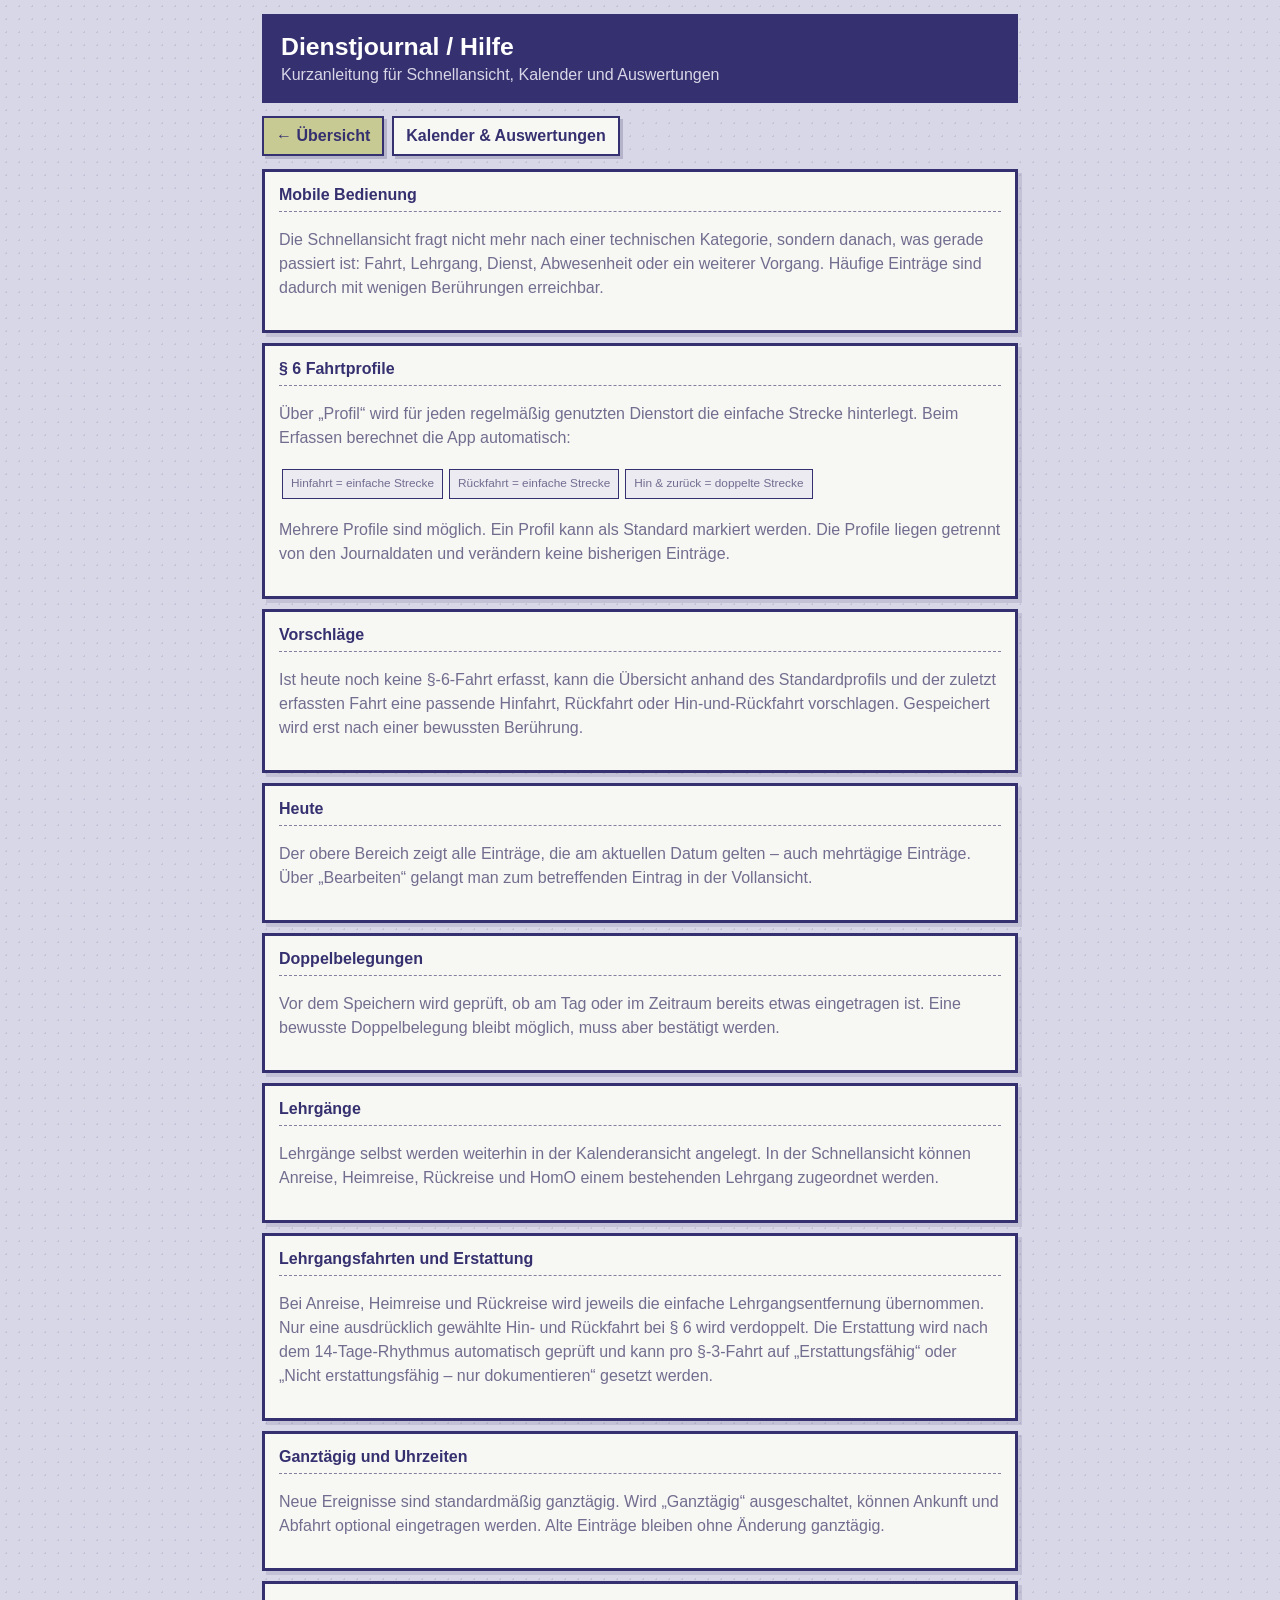
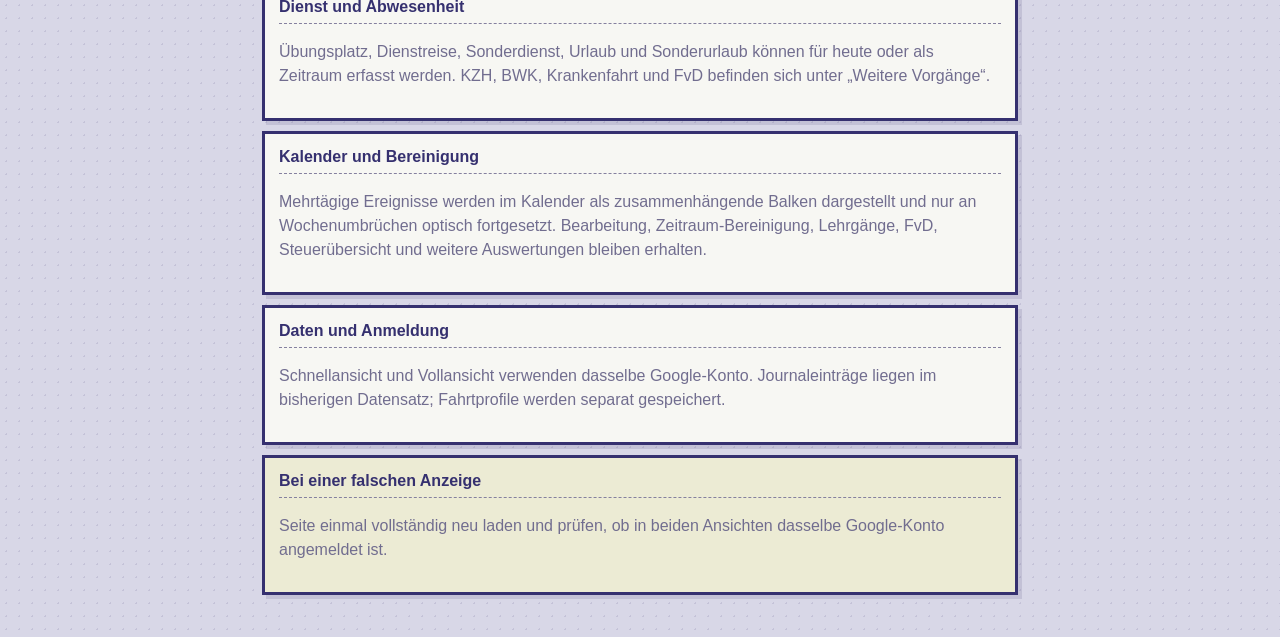
<file: help.html>
<!doctype html><html lang="de"><head><meta charset="utf-8"><meta name="viewport" content="width=device-width,initial-scale=1,viewport-fit=cover"><meta name="theme-color" content="#35306f"><title>Hilfe – Dienstjournal</title><style>:root{--bg:#d8d7e7;--paper:#f7f7f3;--ink:#35306f;--muted:#716d8f;--accent:#c7ca92}*{box-sizing:border-box}body{margin:0;background-color:var(--bg);background-image:radial-gradient(#77729b33 1px,transparent 1px);background-size:13px 13px;color:var(--ink);font-family:Inter,-apple-system,BlinkMacSystemFont,"Segoe UI",sans-serif}.app{max-width:780px;margin:auto;padding:14px 12px 42px}.head{background:var(--ink);color:#fff;border:3px solid var(--ink);padding:16px;margin-bottom:13px}.head h1{margin:0;font-size:1.55rem}.head p{margin:5px 0 0;color:#d8d6e7}.nav{display:flex;gap:8px;flex-wrap:wrap;margin-bottom:13px}.nav a{color:var(--ink);background:var(--paper);border:2px solid var(--ink);padding:9px 12px;text-decoration:none;font-weight:800;box-shadow:3px 3px 0 #6f699055}.nav a.primary{background:var(--accent)}.card{background:var(--paper);border:3px solid var(--ink);padding:14px;margin-top:10px;box-shadow:4px 4px 0 #6f699033}.card h2{margin:0 0 8px;font-size:1rem;padding-bottom:7px;border-bottom:1px dashed #85809f}.card p,.card li{color:var(--muted);line-height:1.5}.tag{display:inline-block;background:#ecebf2;border:1px solid var(--ink);padding:5px 8px;font-size:.74rem;margin:3px}.note{background:#ecebd4}@media(max-width:520px){.nav a{flex:1;text-align:center}.card{box-shadow:2px 2px 0 #6f699033}}</style></head><body><main class="app"><header class="head"><h1>Dienstjournal / Hilfe</h1><p>Kurzanleitung für Schnellansicht, Kalender und Auswertungen</p></header><nav class="nav"><a class="primary" href="mobile.html">← Übersicht</a><a href="calendar.html">Kalender & Auswertungen</a></nav><section class="card"><h2>Mobile Bedienung</h2><p>Die Schnellansicht fragt nicht mehr nach einer technischen Kategorie, sondern danach, was gerade passiert ist: Fahrt, Lehrgang, Dienst, Abwesenheit oder ein weiterer Vorgang. Häufige Einträge sind dadurch mit wenigen Berührungen erreichbar.</p></section><section class="card"><h2>§ 6 Fahrtprofile</h2><p>Über „Profil“ wird für jeden regelmäßig genutzten Dienstort die einfache Strecke hinterlegt. Beim Erfassen berechnet die App automatisch:</p><p><span class="tag">Hinfahrt = einfache Strecke</span><span class="tag">Rückfahrt = einfache Strecke</span><span class="tag">Hin & zurück = doppelte Strecke</span></p><p>Mehrere Profile sind möglich. Ein Profil kann als Standard markiert werden. Die Profile liegen getrennt von den Journaldaten und verändern keine bisherigen Einträge.</p></section><section class="card"><h2>Vorschläge</h2><p>Ist heute noch keine §-6-Fahrt erfasst, kann die Übersicht anhand des Standardprofils und der zuletzt erfassten Fahrt eine passende Hinfahrt, Rückfahrt oder Hin-und-Rückfahrt vorschlagen. Gespeichert wird erst nach einer bewussten Berührung.</p></section><section class="card"><h2>Heute</h2><p>Der obere Bereich zeigt alle Einträge, die am aktuellen Datum gelten – auch mehrtägige Einträge. Über „Bearbeiten“ gelangt man zum betreffenden Eintrag in der Vollansicht.</p></section><section class="card"><h2>Doppelbelegungen</h2><p>Vor dem Speichern wird geprüft, ob am Tag oder im Zeitraum bereits etwas eingetragen ist. Eine bewusste Doppelbelegung bleibt möglich, muss aber bestätigt werden.</p></section><section class="card"><h2>Lehrgänge</h2><p>Lehrgänge selbst werden weiterhin in der Kalenderansicht angelegt. In der Schnellansicht können Anreise, Heimreise, Rückreise und HomO einem bestehenden Lehrgang zugeordnet werden.</p></section><section class="card"><h2>Lehrgangsfahrten und Erstattung</h2><p>Bei Anreise, Heimreise und Rückreise wird jeweils die einfache Lehrgangsentfernung übernommen. Nur eine ausdrücklich gewählte Hin- und Rückfahrt bei § 6 wird verdoppelt. Die Erstattung wird nach dem 14-Tage-Rhythmus automatisch geprüft und kann pro §-3-Fahrt auf „Erstattungsfähig“ oder „Nicht erstattungsfähig – nur dokumentieren“ gesetzt werden.</p></section><section class="card"><h2>Ganztägig und Uhrzeiten</h2><p>Neue Ereignisse sind standardmäßig ganztägig. Wird „Ganztägig“ ausgeschaltet, können Ankunft und Abfahrt optional eingetragen werden. Alte Einträge bleiben ohne Änderung ganztägig.</p></section><section class="card"><h2>Dienst und Abwesenheit</h2><p>Übungsplatz, Dienstreise, Sonderdienst, Urlaub und Sonderurlaub können für heute oder als Zeitraum erfasst werden. KZH, BWK, Krankenfahrt und FvD befinden sich unter „Weitere Vorgänge“.</p></section><section class="card"><h2>Kalender und Bereinigung</h2><p>Mehrtägige Ereignisse werden im Kalender als zusammenhängende Balken dargestellt und nur an Wochenumbrüchen optisch fortgesetzt. Bearbeitung, Zeitraum-Bereinigung, Lehrgänge, FvD, Steuerübersicht und weitere Auswertungen bleiben erhalten.</p></section><section class="card"><h2>Daten und Anmeldung</h2><p>Schnellansicht und Vollansicht verwenden dasselbe Google-Konto. Journaleinträge liegen im bisherigen Datensatz; Fahrtprofile werden separat gespeichert.</p></section><section class="card note"><h2>Bei einer falschen Anzeige</h2><p>Seite einmal vollständig neu laden und prüfen, ob in beiden Ansichten dasselbe Google-Konto angemeldet ist.</p></section></main></body></html>
</file>
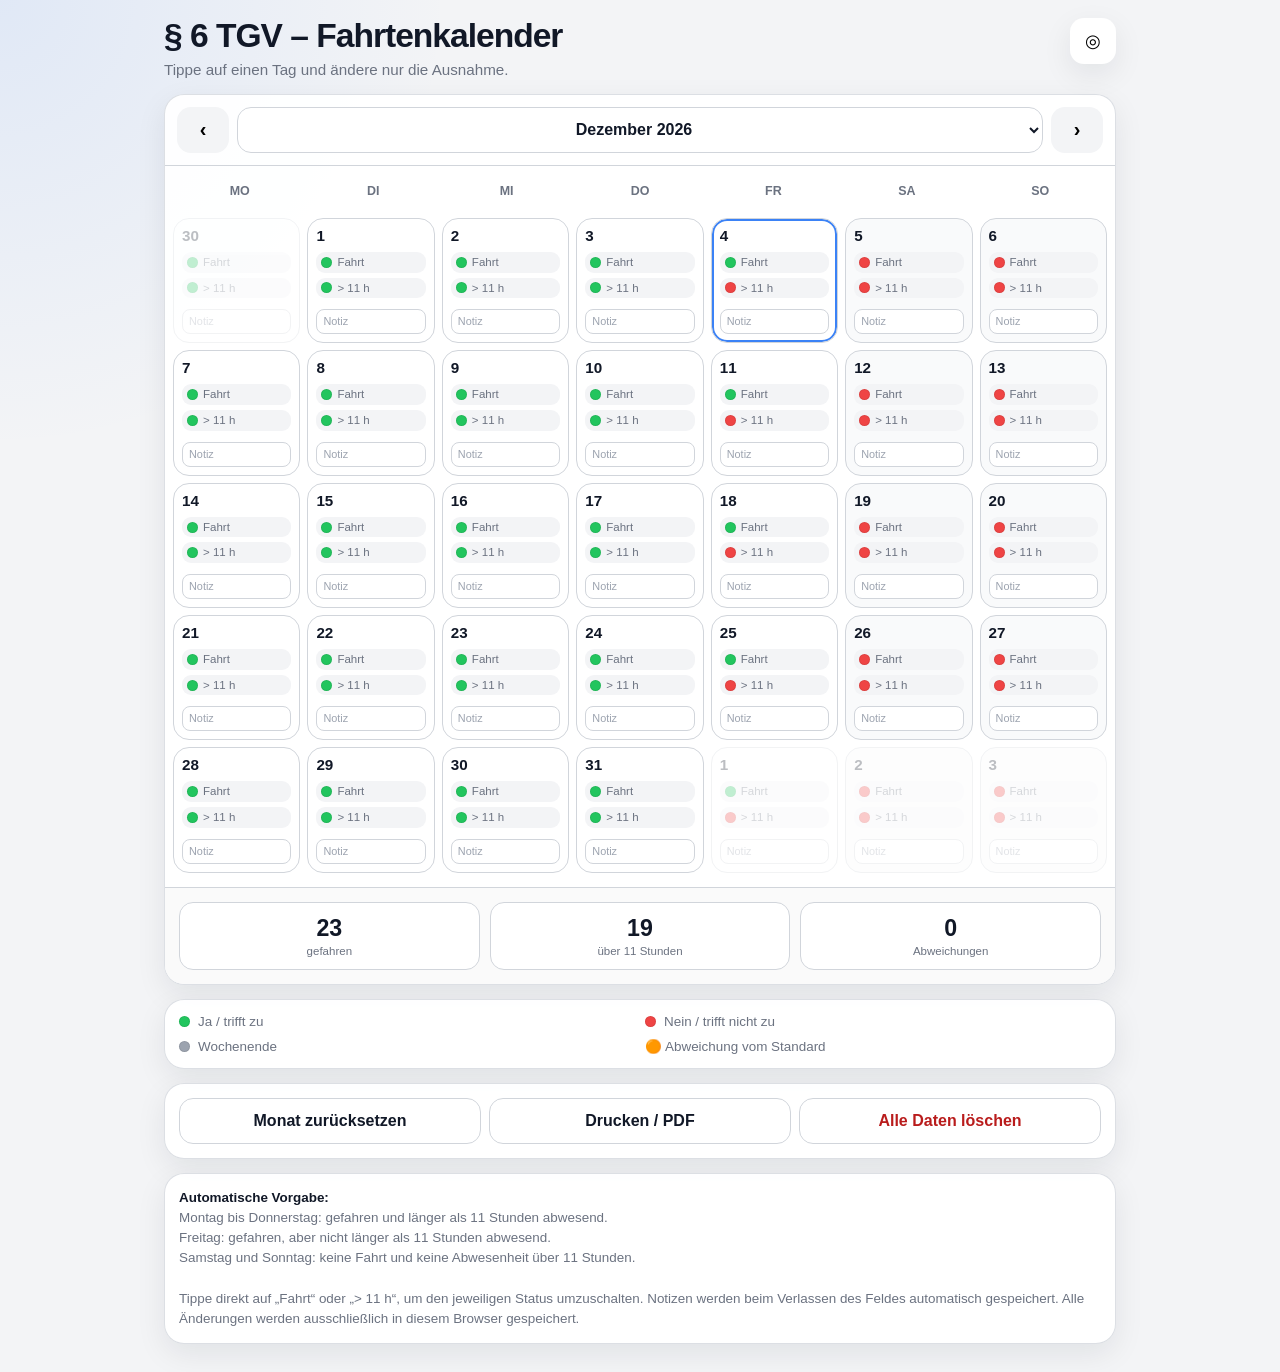
<file: index(2).html>
<!DOCTYPE html>
<html lang="de">
<head>
  <meta charset="UTF-8" />
  <meta name="viewport" content="width=device-width, initial-scale=1, viewport-fit=cover" />
  <meta name="theme-color" content="#111827" />
  <meta name="apple-mobile-web-app-capable" content="yes" />
  <meta name="apple-mobile-web-app-status-bar-style" content="black-translucent" />
  <meta name="apple-mobile-web-app-title" content="§ 6 TGV" />
  <title>§ 6 TGV – Fahrtenkalender</title>

  <style>
    :root {
      --bg: #f3f4f6;
      --card: #ffffff;
      --text: #111827;
      --muted: #6b7280;
      --border: #d1d5db;
      --primary: #111827;
      --green: #22c55e;
      --green-dark: #15803d;
      --red: #ef4444;
      --red-dark: #b91c1c;
      --amber: #f59e0b;
      --gray: #9ca3af;
      --blue: #3b82f6;
      --shadow: 0 10px 30px rgba(17,24,39,.08);
      --radius: 20px;
    }

    * {
      box-sizing: border-box;
      -webkit-tap-highlight-color: transparent;
    }

    html {
      background: var(--bg);
    }

    body {
      margin: 0;
      min-height: 100vh;
      font-family: -apple-system, BlinkMacSystemFont, "Segoe UI", Roboto, Helvetica, Arial, sans-serif;
      color: var(--text);
      background:
        radial-gradient(circle at top left, rgba(59,130,246,.10), transparent 28rem),
        var(--bg);
    }

    button, select {
      font: inherit;
    }

    .app {
      width: min(100%, 980px);
      margin: 0 auto;
      padding:
        max(18px, env(safe-area-inset-top))
        14px
        max(28px, env(safe-area-inset-bottom));
    }

    .header {
      display: flex;
      align-items: flex-start;
      justify-content: space-between;
      gap: 14px;
      margin-bottom: 16px;
    }

    .title-wrap h1 {
      margin: 0;
      font-size: clamp(1.45rem, 4vw, 2.1rem);
      line-height: 1.1;
      letter-spacing: -.03em;
    }

    .title-wrap p {
      margin: 6px 0 0;
      color: var(--muted);
      font-size: .95rem;
    }

    .icon-button {
      border: 0;
      border-radius: 14px;
      background: var(--card);
      box-shadow: var(--shadow);
      width: 46px;
      height: 46px;
      cursor: pointer;
      font-size: 1.15rem;
    }

    .panel {
      background: rgba(255,255,255,.94);
      border: 1px solid rgba(209,213,219,.75);
      border-radius: var(--radius);
      box-shadow: var(--shadow);
      overflow: hidden;
    }

    .toolbar {
      display: grid;
      grid-template-columns: 52px 1fr 52px;
      align-items: center;
      gap: 8px;
      padding: 12px;
      border-bottom: 1px solid var(--border);
    }

    .nav-button {
      border: 0;
      background: #f3f4f6;
      border-radius: 14px;
      height: 46px;
      cursor: pointer;
      font-size: 1.25rem;
      font-weight: 700;
    }

    .month-select {
      width: 100%;
      height: 46px;
      border: 1px solid var(--border);
      border-radius: 14px;
      padding: 0 14px;
      background: white;
      color: var(--text);
      font-weight: 700;
      text-align: center;
    }

    .weekdays,
    .calendar {
      display: grid;
      grid-template-columns: repeat(7, minmax(0, 1fr));
    }

    .weekdays {
      padding: 10px 8px 4px;
      color: var(--muted);
      font-size: .78rem;
      font-weight: 700;
      text-align: center;
      text-transform: uppercase;
    }

    .weekday {
      padding: 8px 0;
    }

    .calendar {
      gap: 7px;
      padding: 8px 8px 14px;
    }

    .day {
      position: relative;
      min-height: 92px;
      border: 1px solid var(--border);
      border-radius: 16px;
      background: white;
      padding: 8px;
      display: flex;
      flex-direction: column;
      justify-content: space-between;
      cursor: pointer;
      user-select: none;
      transition: transform .12s ease, border-color .12s ease, box-shadow .12s ease;
    }

    .day:active {
      transform: scale(.97);
    }

    .day.other-month {
      opacity: .28;
      pointer-events: none;
    }

    .day.today {
      box-shadow: inset 0 0 0 2px var(--blue);
    }

    .date-number {
      font-weight: 800;
      font-size: .95rem;
    }

    .day-state {
      display: grid;
      gap: 5px;
      margin-top: 8px;
    }

    .state-line {
      display: flex;
      align-items: center;
      gap: 5px;
      width: 100%;
      border: 0;
      padding: 4px 5px;
      border-radius: 9px;
      background: #f3f4f6;
      font-size: .72rem;
      line-height: 1.1;
      color: var(--muted);
      cursor: pointer;
      text-align: left;
    }

    .state-line:active {
      transform: scale(.97);
    }

    .note-input {
      width: 100%;
      min-width: 0;
      margin-top: 6px;
      border: 1px solid var(--border);
      border-radius: 8px;
      padding: 5px 6px;
      background: #fff;
      color: var(--text);
      font-size: .68rem;
      line-height: 1.2;
    }

    .note-input::placeholder {
      color: #9ca3af;
    }

    .note-input:focus {
      outline: 2px solid rgba(59,130,246,.28);
      border-color: var(--blue);
    }

    .dot {
      width: 11px;
      height: 11px;
      border-radius: 999px;
      flex: 0 0 auto;
      background: var(--gray);
      box-shadow: inset 0 0 0 1px rgba(0,0,0,.08);
    }

    .dot.yes {
      background: var(--green);
    }

    .dot.no {
      background: var(--red);
    }

    .dot.na {
      background: var(--gray);
    }

    .day.weekend {
      background: #f9fafb;
    }

    .day.exception {
      border-color: var(--amber);
      box-shadow: inset 0 0 0 1px var(--amber);
    }

    .summary {
      display: grid;
      grid-template-columns: repeat(3, 1fr);
      gap: 10px;
      padding: 14px;
      border-top: 1px solid var(--border);
      background: #fafafa;
    }

    .stat {
      background: white;
      border: 1px solid var(--border);
      border-radius: 14px;
      padding: 12px;
      text-align: center;
    }

    .stat strong {
      display: block;
      font-size: 1.45rem;
    }

    .stat span {
      display: block;
      margin-top: 3px;
      color: var(--muted);
      font-size: .72rem;
    }

    .legend,
    .actions,
    .help {
      margin-top: 14px;
      padding: 14px;
    }

    .legend-grid {
      display: grid;
      grid-template-columns: repeat(2, minmax(0, 1fr));
      gap: 10px;
    }

    .legend-item {
      display: flex;
      align-items: center;
      gap: 8px;
      color: var(--muted);
      font-size: .84rem;
    }

    .actions-grid {
      display: grid;
      grid-template-columns: repeat(3, 1fr);
      gap: 8px;
    }

    .action-button {
      border: 1px solid var(--border);
      border-radius: 14px;
      min-height: 46px;
      padding: 10px;
      background: white;
      color: var(--text);
      cursor: pointer;
      font-weight: 700;
    }

    .action-button.danger {
      color: var(--red-dark);
    }

    .help {
      color: var(--muted);
      font-size: .84rem;
      line-height: 1.5;
    }

    .help strong {
      color: var(--text);
    }

    dialog {
      width: min(calc(100% - 28px), 440px);
      border: 0;
      border-radius: 22px;
      padding: 0;
      box-shadow: 0 24px 80px rgba(0,0,0,.28);
    }

    dialog::backdrop {
      background: rgba(17,24,39,.55);
      backdrop-filter: blur(5px);
    }

    .dialog-content {
      padding: 18px;
    }

    .dialog-content h2 {
      margin: 0 0 4px;
      font-size: 1.25rem;
    }

    .dialog-subtitle {
      margin: 0 0 16px;
      color: var(--muted);
      font-size: .9rem;
    }

    .switch-row {
      display: flex;
      align-items: center;
      justify-content: space-between;
      gap: 16px;
      padding: 14px 0;
      border-top: 1px solid var(--border);
    }

    .switch-row:first-of-type {
      border-top: 0;
    }

    .switch-label strong {
      display: block;
      margin-bottom: 3px;
    }

    .switch-label span {
      color: var(--muted);
      font-size: .8rem;
    }

    .switch {
      position: relative;
      width: 58px;
      height: 34px;
      flex: 0 0 auto;
    }

    .switch input {
      opacity: 0;
      width: 0;
      height: 0;
    }

    .slider {
      position: absolute;
      inset: 0;
      border-radius: 999px;
      background: var(--red);
      cursor: pointer;
      transition: .2s;
    }

    .slider::before {
      content: "";
      position: absolute;
      width: 28px;
      height: 28px;
      left: 3px;
      top: 3px;
      border-radius: 50%;
      background: white;
      box-shadow: 0 2px 8px rgba(0,0,0,.25);
      transition: .2s;
    }

    .switch input:checked + .slider {
      background: var(--green);
    }

    .switch input:checked + .slider::before {
      transform: translateX(24px);
    }

    .dialog-buttons {
      display: grid;
      grid-template-columns: 1fr 1fr;
      gap: 8px;
      margin-top: 16px;
    }

    .dialog-button {
      border: 0;
      border-radius: 14px;
      min-height: 48px;
      cursor: pointer;
      font-weight: 800;
    }

    .dialog-button.secondary {
      background: #e5e7eb;
      color: var(--text);
    }

    .dialog-button.primary {
      background: var(--primary);
      color: white;
    }

    .toast {
      position: fixed;
      left: 50%;
      bottom: max(18px, env(safe-area-inset-bottom));
      transform: translate(-50%, 20px);
      background: var(--primary);
      color: white;
      padding: 11px 16px;
      border-radius: 999px;
      font-size: .85rem;
      opacity: 0;
      pointer-events: none;
      transition: .25s;
      z-index: 20;
      white-space: nowrap;
    }

    .toast.show {
      opacity: 1;
      transform: translate(-50%, 0);
    }

    @media (max-width: 620px) {
      .app {
        padding-left: 8px;
        padding-right: 8px;
      }

      .day {
        min-height: 80px;
        padding: 6px;
        border-radius: 13px;
      }

      .state-line {
        gap: 3px;
        padding: 4px;
        font-size: .62rem;
      }

      .note-input {
        padding: 4px;
        font-size: .62rem;
      }

      .summary {
        padding: 10px;
        gap: 7px;
      }

      .stat {
        padding: 10px 5px;
      }

      .actions-grid {
        grid-template-columns: 1fr;
      }
    }

    @media print {
      body {
        background: white;
      }

      .header .icon-button,
      .toolbar,
      .actions,
      .help,
      dialog,
      .toast {
        display: none !important;
      }

      .app {
        width: 100%;
        padding: 0;
      }

      .panel,
      .legend {
        box-shadow: none;
      }

      .day {
        break-inside: avoid;
      }
    }
  </style>
</head>

<body>
  <main class="app">
    <header class="header">
      <div class="title-wrap">
        <h1>§ 6 TGV – Fahrtenkalender</h1>
        <p>Tippe auf einen Tag und ändere nur die Ausnahme.</p>
      </div>
      <button class="icon-button" id="todayButton" aria-label="Zum aktuellen Monat">◎</button>
    </header>

    <section class="panel">
      <div class="toolbar">
        <button class="nav-button" id="prevMonth" aria-label="Vorheriger Monat">‹</button>
        <select class="month-select" id="monthSelect" aria-label="Monat auswählen"></select>
        <button class="nav-button" id="nextMonth" aria-label="Nächster Monat">›</button>
      </div>

      <div class="weekdays">
        <div class="weekday">Mo</div>
        <div class="weekday">Di</div>
        <div class="weekday">Mi</div>
        <div class="weekday">Do</div>
        <div class="weekday">Fr</div>
        <div class="weekday">Sa</div>
        <div class="weekday">So</div>
      </div>

      <div class="calendar" id="calendar"></div>

      <div class="summary">
        <div class="stat">
          <strong id="drivenCount">0</strong>
          <span>gefahren</span>
        </div>
        <div class="stat">
          <strong id="over11Count">0</strong>
          <span>über 11 Stunden</span>
        </div>
        <div class="stat">
          <strong id="exceptionCount">0</strong>
          <span>Abweichungen</span>
        </div>
      </div>
    </section>

    <section class="panel legend">
      <div class="legend-grid">
        <div class="legend-item"><span class="dot yes"></span> Ja / trifft zu</div>
        <div class="legend-item"><span class="dot no"></span> Nein / trifft nicht zu</div>
        <div class="legend-item"><span class="dot na"></span> Wochenende</div>
        <div class="legend-item">🟠 Abweichung vom Standard</div>
      </div>
    </section>

    <section class="panel actions">
      <div class="actions-grid">
        <button class="action-button" id="resetMonth">Monat zurücksetzen</button>
        <button class="action-button" id="printMonth">Drucken / PDF</button>
        <button class="action-button danger" id="deleteAll">Alle Daten löschen</button>
      </div>
    </section>

    <section class="panel help">
      <strong>Automatische Vorgabe:</strong><br>
      Montag bis Donnerstag: gefahren und länger als 11 Stunden abwesend.<br>
      Freitag: gefahren, aber nicht länger als 11 Stunden abwesend.<br>
      Samstag und Sonntag: keine Fahrt und keine Abwesenheit über 11 Stunden.<br><br>
      Tippe direkt auf „Fahrt“ oder „&gt; 11 h“, um den jeweiligen Status umzuschalten.
      Notizen werden beim Verlassen des Feldes automatisch gespeichert.
      Alle Änderungen werden ausschließlich in diesem Browser gespeichert.
    </section>
  </main>

  <div class="toast" id="toast">Gespeichert</div>

  <script>
    (() => {
      "use strict";

      const STORAGE_KEY = "tgv6-calendar-v1";
      const monthNames = [
        "Januar", "Februar", "März", "April", "Mai", "Juni",
        "Juli", "August", "September", "Oktober", "November", "Dezember"
      ];

      const calendarEl = document.getElementById("calendar");
      const monthSelect = document.getElementById("monthSelect");
      const drivenCountEl = document.getElementById("drivenCount");
      const over11CountEl = document.getElementById("over11Count");
      const exceptionCountEl = document.getElementById("exceptionCount");
      const toast = document.getElementById("toast");

      let data = loadData();
      let current = new Date();
      current.setDate(1);

      function pad(value) {
        return String(value).padStart(2, "0");
      }

      function dateKey(date) {
        return `${date.getFullYear()}-${pad(date.getMonth() + 1)}-${pad(date.getDate())}`;
      }

      function monthKey(date) {
        return `${date.getFullYear()}-${pad(date.getMonth() + 1)}`;
      }

      function loadData() {
        try {
          const parsed = JSON.parse(localStorage.getItem(STORAGE_KEY));
          return parsed && typeof parsed === "object" ? parsed : {};
        } catch {
          return {};
        }
      }

      function saveData() {
        localStorage.setItem(STORAGE_KEY, JSON.stringify(data));
      }

      function escapeHtml(value) {
        return String(value ?? "")
          .replaceAll("&", "&amp;")
          .replaceAll("<", "&lt;")
          .replaceAll(">", "&gt;")
          .replaceAll('"', "&quot;")
          .replaceAll("'", "&#039;");
      }

      function getDefaultState(date) {
        const weekday = date.getDay();

        if (weekday === 0 || weekday === 6) {
          return { driven: false, over11: false, note: "" };
        }

        if (weekday === 5) {
          return { driven: true, over11: false, note: "" };
        }

        return { driven: true, over11: true, note: "" };
      }

      function getState(date) {
        const key = dateKey(date);
        const standard = getDefaultState(date);
        const stored = data[key];

        return stored
          ? {
              driven: Boolean(stored.driven),
              over11: Boolean(stored.over11),
              note: typeof stored.note === "string" ? stored.note : ""
            }
          : standard;
      }

      function saveDayState(date, nextState) {
        const key = dateKey(date);
        const standard = getDefaultState(date);
        const normalized = {
          driven: Boolean(nextState.driven),
          over11: Boolean(nextState.over11),
          note: String(nextState.note ?? "").trim()
        };

        const isStandard =
          normalized.driven === standard.driven &&
          normalized.over11 === standard.over11 &&
          normalized.note === "";

        if (isStandard) {
          delete data[key];
        } else {
          data[key] = normalized;
        }

        saveData();
      }

      function isException(date) {
        const key = dateKey(date);
        if (!data[key]) return false;

        const actual = data[key];
        const standard = getDefaultState(date);
        return actual.driven !== standard.driven || actual.over11 !== standard.over11;
      }

      function buildMonthSelector() {
        monthSelect.innerHTML = "";
        const currentYear = new Date().getFullYear();

        for (let year = currentYear - 3; year <= currentYear + 5; year++) {
          for (let month = 0; month < 12; month++) {
            const option = document.createElement("option");
            option.value = `${year}-${pad(month + 1)}`;
            option.textContent = `${monthNames[month]} ${year}`;
            monthSelect.appendChild(option);
          }
        }
      }

      function render() {
        monthSelect.value = monthKey(current);
        calendarEl.innerHTML = "";

        const year = current.getFullYear();
        const month = current.getMonth();
        const firstDay = new Date(year, month, 1);
        const lastDay = new Date(year, month + 1, 0);
        const mondayIndex = (firstDay.getDay() + 6) % 7;
        const totalCells = Math.ceil((mondayIndex + lastDay.getDate()) / 7) * 7;
        const todayKey = dateKey(new Date());

        let drivenCount = 0;
        let over11Count = 0;
        let exceptionCount = 0;

        for (let cell = 0; cell < totalCells; cell++) {
          const dayNumber = cell - mondayIndex + 1;
          const date = new Date(year, month, dayNumber);
          const inCurrentMonth = date.getMonth() === month;
          const state = getState(date);
          const weekend = date.getDay() === 0 || date.getDay() === 6;
          const exception = inCurrentMonth && isException(date);

          if (inCurrentMonth) {
            if (state.driven) drivenCount++;
            if (state.over11) over11Count++;
            if (exception) exceptionCount++;
          }

          const day = document.createElement("div");
          day.className = "day";
          if (!inCurrentMonth) day.classList.add("other-month");
          if (weekend) day.classList.add("weekend");
          if (dateKey(date) === todayKey) day.classList.add("today");
          if (exception) day.classList.add("exception");

          day.innerHTML = `
            <span class="date-number">${date.getDate()}</span>
            <span class="day-state">
              <button type="button" class="state-line drive" aria-label="Gefahren umschalten">
                <span class="dot ${state.driven ? "yes" : "no"}"></span>
                <span>Fahrt</span>
              </button>
              <button type="button" class="state-line away" aria-label="Abwesenheit über 11 Stunden umschalten">
                <span class="dot ${state.over11 ? "yes" : "no"}"></span>
                <span>&gt; 11 h</span>
              </button>
              <input
                class="note-input"
                type="text"
                maxlength="120"
                placeholder="Notiz"
                value="${escapeHtml(state.note)}"
                aria-label="Notiz für den ${date.getDate()}.${date.getMonth() + 1}.${date.getFullYear()}"
              >
            </span>
          `;

          if (inCurrentMonth) {
            const driveButton = day.querySelector(".drive");
            const awayButton = day.querySelector(".away");
            const noteInput = day.querySelector(".note-input");

            driveButton.addEventListener("click", () => {
              const currentState = getState(date);
              saveDayState(date, { ...currentState, driven: !currentState.driven });
              render();
              showToast("Fahrt geändert");
            });

            awayButton.addEventListener("click", () => {
              const currentState = getState(date);
              saveDayState(date, { ...currentState, over11: !currentState.over11 });
              render();
              showToast("Abwesenheit geändert");
            });

            noteInput.addEventListener("change", () => {
              const currentState = getState(date);
              saveDayState(date, { ...currentState, note: noteInput.value });
              render();
              showToast("Notiz gespeichert");
            });

            noteInput.addEventListener("keydown", event => {
              if (event.key === "Enter") {
                event.preventDefault();
                noteInput.blur();
              }
            });
          }

          calendarEl.appendChild(day);
        }

        drivenCountEl.textContent = drivenCount;
        over11CountEl.textContent = over11Count;
        exceptionCountEl.textContent = exceptionCount;
      }

      function showToast(message) {
        toast.textContent = message;
        toast.classList.add("show");
        clearTimeout(showToast.timer);
        showToast.timer = setTimeout(() => toast.classList.remove("show"), 1700);
      }

      document.getElementById("prevMonth").addEventListener("click", () => {
        current.setMonth(current.getMonth() - 1);
        render();
      });

      document.getElementById("nextMonth").addEventListener("click", () => {
        current.setMonth(current.getMonth() + 1);
        render();
      });

      document.getElementById("todayButton").addEventListener("click", () => {
        current = new Date();
        current.setDate(1);
        render();
      });

      monthSelect.addEventListener("change", () => {
        const [year, month] = monthSelect.value.split("-").map(Number);
        current = new Date(year, month - 1, 1);
        render();
      });

      document.getElementById("resetMonth").addEventListener("click", () => {
        const prefix = monthKey(current);
        const hasEntries = Object.keys(data).some(key => key.startsWith(prefix));

        if (!hasEntries) {
          showToast("Monat entspricht bereits dem Standard");
          return;
        }

        if (confirm(`Alle Änderungen für ${monthNames[current.getMonth()]} ${current.getFullYear()} zurücksetzen?`)) {
          Object.keys(data).forEach(key => {
            if (key.startsWith(prefix)) delete data[key];
          });
          saveData();
          render();
          showToast("Monat zurückgesetzt");
        }
      });

      document.getElementById("printMonth").addEventListener("click", () => {
        window.print();
      });

      document.getElementById("deleteAll").addEventListener("click", () => {
        if (confirm("Wirklich alle gespeicherten Änderungen für sämtliche Monate löschen?")) {
          data = {};
          saveData();
          render();
          showToast("Alle Daten gelöscht");
        }
      });

      buildMonthSelector();
      render();
    })();
  </script>
</body>
</html>
</file>
